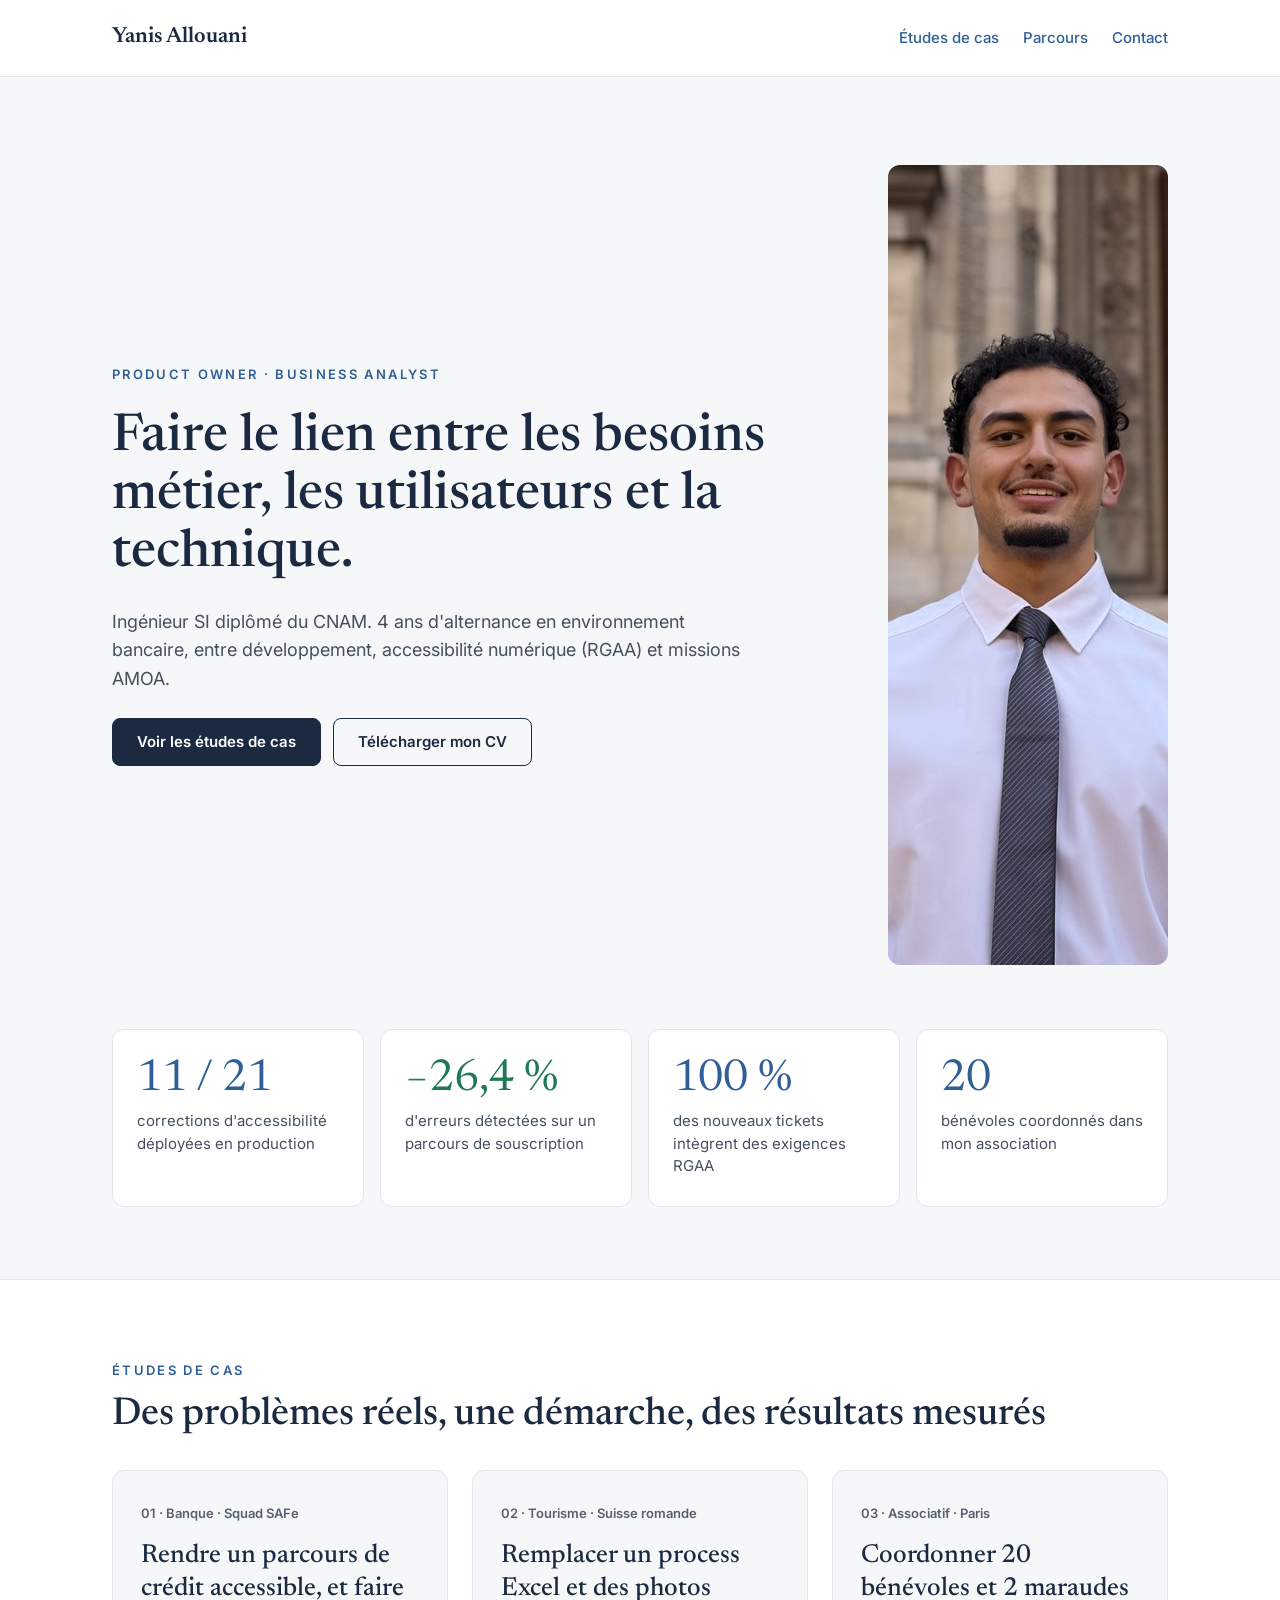
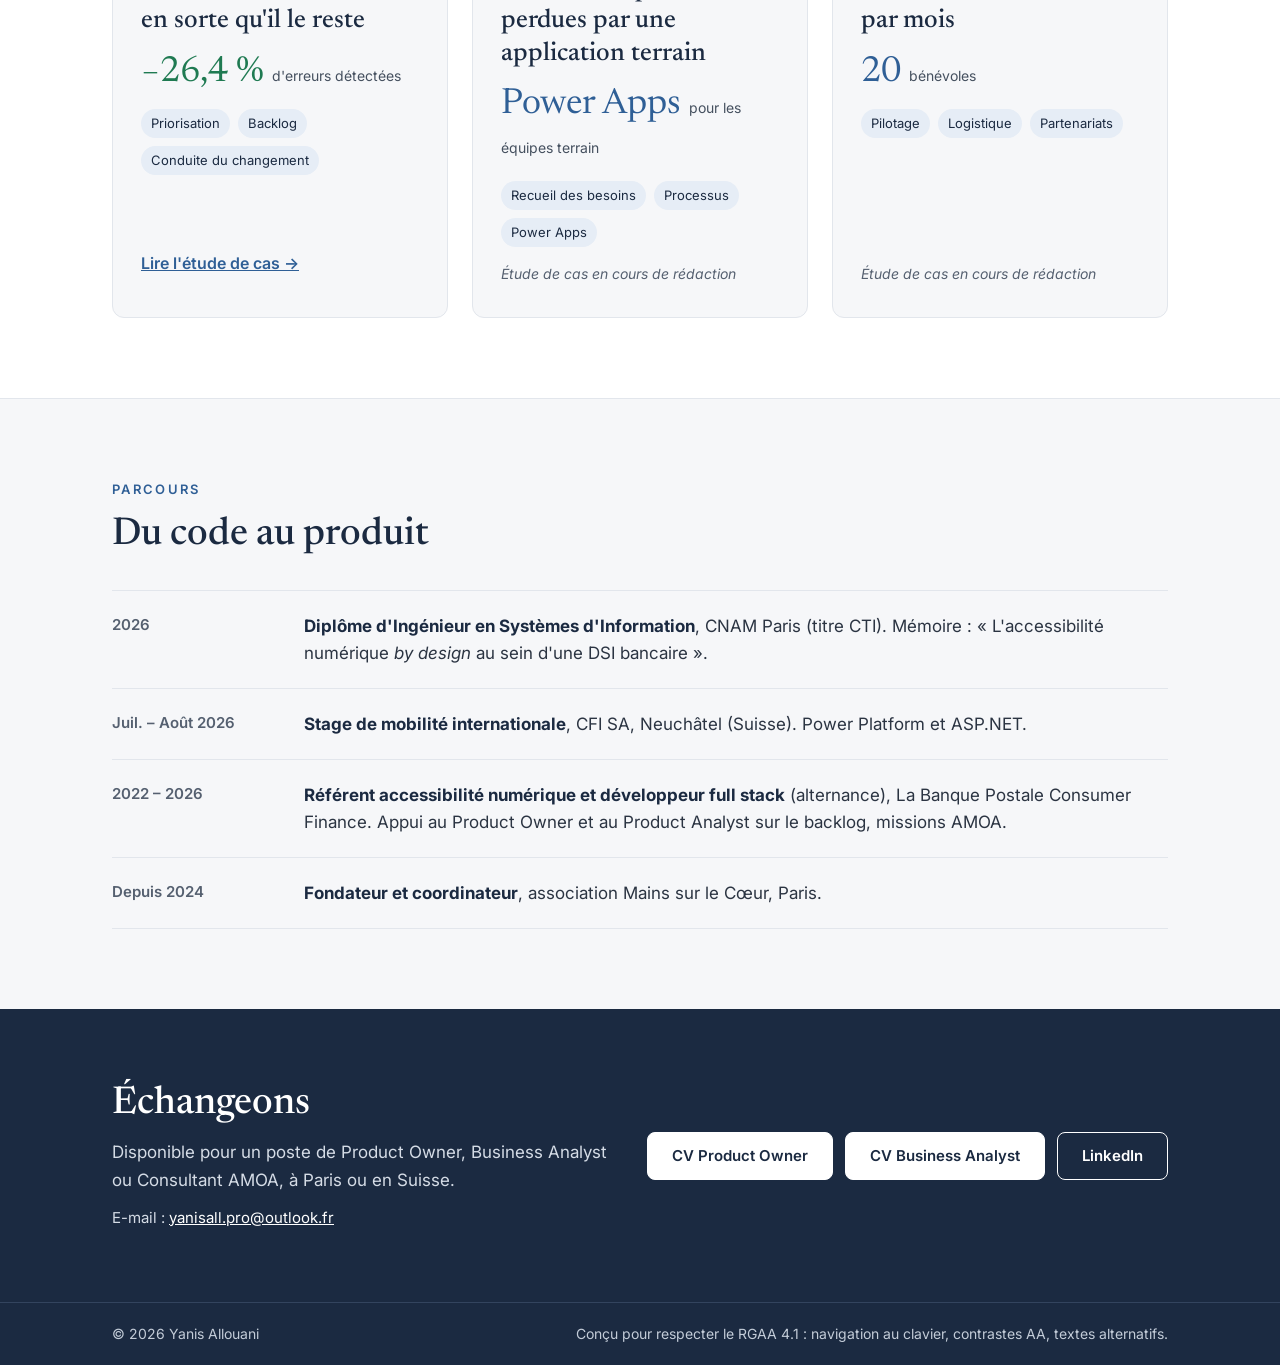
<file: index.html>
<!DOCTYPE html>
<html lang="fr">
<head>
<meta charset="utf-8">
<meta name="viewport" content="width=device-width, initial-scale=1">
<title>Yanis Allouani · Product Owner &amp; Business Analyst</title>
<meta name="description" content="Portfolio de Yanis Allouani, ingénieur SI (CNAM) : Product Owner et Business Analyst, référent accessibilité numérique. Études de cas et résultats mesurés.">
<meta property="og:title" content="Yanis Allouani · Product Owner &amp; Business Analyst">
<meta property="og:description" content="Faire le lien entre les besoins métier, les utilisateurs et la technique.">
<meta property="og:type" content="website">
<meta property="og:image" content="assets/img/yanis-allouani.jpg">
<link rel="icon" href="favicon.svg" type="image/svg+xml">
<link rel="preconnect" href="https://fonts.googleapis.com">
<link rel="preconnect" href="https://fonts.gstatic.com" crossorigin>
<link href="https://fonts.googleapis.com/css2?family=Newsreader:opsz,wght@6..72,400;6..72,500;6..72,600&amp;family=Inter:wght@400;500;600&amp;display=swap" rel="stylesheet">
<link rel="stylesheet" href="assets/css/style.css">
</head>
<body>
<a class="skip-link" href="#contenu">Aller au contenu</a>

<header class="site-header">
  <div class="wrap">
    <a class="brand" href="index.html">Yanis Allouani</a>
    <nav aria-label="Navigation principale">
      <ul class="nav-list">
        <li><a href="#etudes">Études de cas</a></li>
        <li><a href="#parcours">Parcours</a></li>
        <li><a href="#contact">Contact</a></li>
      </ul>
    </nav>
  </div>
</header>

<main id="contenu">

  <section class="hero" aria-labelledby="titre-principal">
    <div class="wrap">
      <div class="hero-text">
        <p class="eyebrow">Product Owner · Business Analyst</p>
        <h1 id="titre-principal" class="display">Faire le lien entre les besoins métier, les utilisateurs et la technique.</h1>
        <p class="lead">Ingénieur SI diplômé du CNAM. 4 ans d'alternance en environnement bancaire, entre développement, accessibilité numérique (RGAA) et missions AMOA.</p>
        <div class="btn-row">
          <a class="btn btn-primary" href="#etudes">Voir les études de cas</a>
          <a class="btn btn-secondary" href="#contact">Télécharger mon CV</a>
        </div>
      </div>
      <img class="hero-photo" src="assets/img/yanis-allouani.jpg" alt="Portrait de Yanis Allouani" width="600" height="800">
    </div>
  </section>

  <section class="section-stats" aria-labelledby="titre-chiffres">
    <div class="wrap">
      <h2 id="titre-chiffres" class="visually-hidden">Chiffres clés</h2>
      <ul class="stats">
        <li class="stat"><span class="stat-value">11 / 21</span><span class="stat-label">corrections d'accessibilité déployées en production</span></li>
        <li class="stat"><span class="stat-value is-good">−26,4 %</span><span class="stat-label">d'erreurs détectées sur un parcours de souscription</span></li>
        <li class="stat"><span class="stat-value">100 %</span><span class="stat-label">des nouveaux tickets intègrent des exigences RGAA</span></li>
        <li class="stat"><span class="stat-value">20</span><span class="stat-label">bénévoles coordonnés dans mon association</span></li>
      </ul>
    </div>
  </section>

  <section id="etudes" class="band" aria-labelledby="titre-etudes">
    <div class="wrap section">
      <div class="section-head">
        <p class="eyebrow">Études de cas</p>
        <h2 id="titre-etudes" class="h2">Des problèmes réels, une démarche, des résultats mesurés</h2>
      </div>
      <ul class="cases">
        <li>
          <article class="case">
            <p class="case-meta">01 · Banque · Squad SAFe</p>
            <h3 class="case-title">Rendre un parcours de crédit accessible, et faire en sorte qu'il le reste</h3>
            <p class="case-figure">−26,4 % <small>d'erreurs détectées</small></p>
            <ul class="tags" aria-label="Compétences mobilisées">
              <li>Priorisation</li><li>Backlog</li><li>Conduite du changement</li>
            </ul>
            <a class="case-link" href="etudes/accessibilite-parcours-credit.html">Lire l'étude de cas<span class="visually-hidden"> : rendre un parcours de crédit accessible</span>&nbsp;→</a>
          </article>
        </li>
        <li>
          <article class="case">
            <p class="case-meta">02 · Tourisme · Suisse romande</p>
            <h3 class="case-title">Remplacer un process Excel et des photos perdues par une application terrain</h3>
            <p class="case-figure is-neutral">Power Apps <small>pour les équipes terrain</small></p>
            <ul class="tags" aria-label="Compétences mobilisées">
              <li>Recueil des besoins</li><li>Processus</li><li>Power Apps</li>
            </ul>
            <p class="case-soon">Étude de cas en cours de rédaction</p>
          </article>
        </li>
        <li>
          <article class="case">
            <p class="case-meta">03 · Associatif · Paris</p>
            <h3 class="case-title">Coordonner 20 bénévoles et 2 maraudes par mois</h3>
            <p class="case-figure is-neutral">20 <small>bénévoles</small></p>
            <ul class="tags" aria-label="Compétences mobilisées">
              <li>Pilotage</li><li>Logistique</li><li>Partenariats</li>
            </ul>
            <p class="case-soon">Étude de cas en cours de rédaction</p>
          </article>
        </li>
      </ul>
    </div>
  </section>

  <section id="parcours" aria-labelledby="titre-parcours">
    <div class="wrap section">
      <div class="section-head">
        <p class="eyebrow">Parcours</p>
        <h2 id="titre-parcours" class="h2">Du code au produit</h2>
      </div>
      <ol class="timeline" reversed>
        <li><span class="when">2026</span><span class="what"><strong>Diplôme d'Ingénieur en Systèmes d'Information</strong>, CNAM Paris (titre CTI). Mémoire : « L'accessibilité numérique <em lang="en">by design</em> au sein d'une DSI bancaire ».</span></li>
        <li><span class="when">Juil. – Août 2026</span><span class="what"><strong>Stage de mobilité internationale</strong>, CFI SA, Neuchâtel (Suisse). Power Platform et ASP.NET.</span></li>
        <li><span class="when">2022 – 2026</span><span class="what"><strong>Référent accessibilité numérique et développeur full stack</strong> (alternance), La Banque Postale Consumer Finance. Appui au Product Owner et au Product Analyst sur le backlog, missions AMOA.</span></li>
        <li><span class="when">Depuis 2024</span><span class="what"><strong>Fondateur et coordinateur</strong>, association Mains sur le Cœur, Paris.</span></li>
      </ol>
    </div>
  </section>

</main>

<section id="contact" class="contact on-dark" aria-labelledby="titre-contact">
  <div class="wrap">
    <div class="contact-text">
      <h2 id="titre-contact" class="h2">Échangeons</h2>
      <p>Disponible pour un poste de Product Owner, Business Analyst ou Consultant AMOA, à Paris ou en Suisse.</p>
      <p class="email-text">E-mail : <a class="inline" href="mailto:yanisall.pro@outlook.fr">yanisall.pro@outlook.fr</a></p>
    </div>
    <div class="btn-row">
      <a class="btn btn-light" href="assets/cv/CV_Allouani_Yanis_Product_Owner.pdf">CV Product Owner <span class="visually-hidden">(PDF)</span></a>
      <a class="btn btn-light" href="assets/cv/CV_Allouani_Yanis_Business_Analyst_AMOA.pdf">CV Business Analyst <span class="visually-hidden">(PDF)</span></a>
      <a class="btn btn-ghost-light" href="https://linkedin.com/in/yanisallouani">LinkedIn</a>
    </div>
  </div>
</section>

<footer class="site-footer on-dark">
  <div class="wrap">
    <p>© 2026 Yanis Allouani</p>
    <p>Conçu pour respecter le RGAA 4.1 : navigation au clavier, contrastes AA, textes alternatifs.</p>
  </div>
</footer>
</body>
</html>
</file>
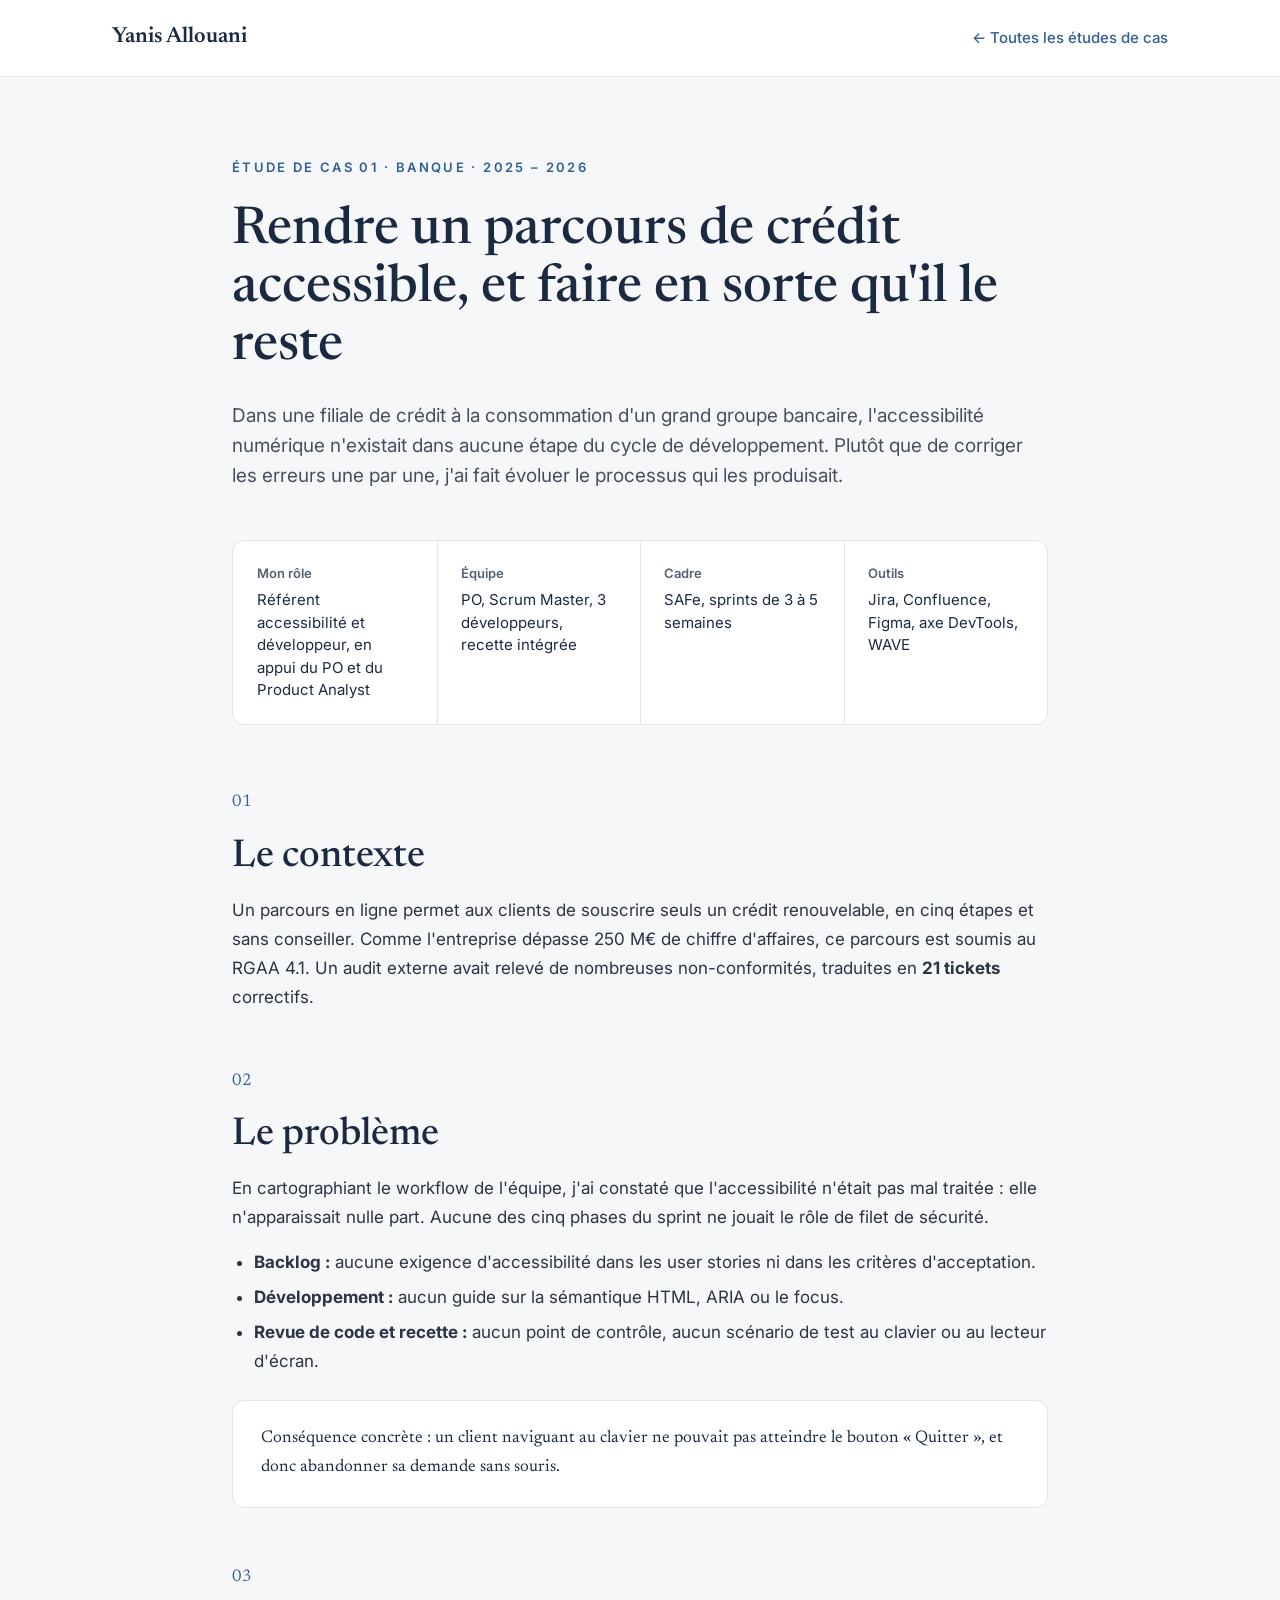
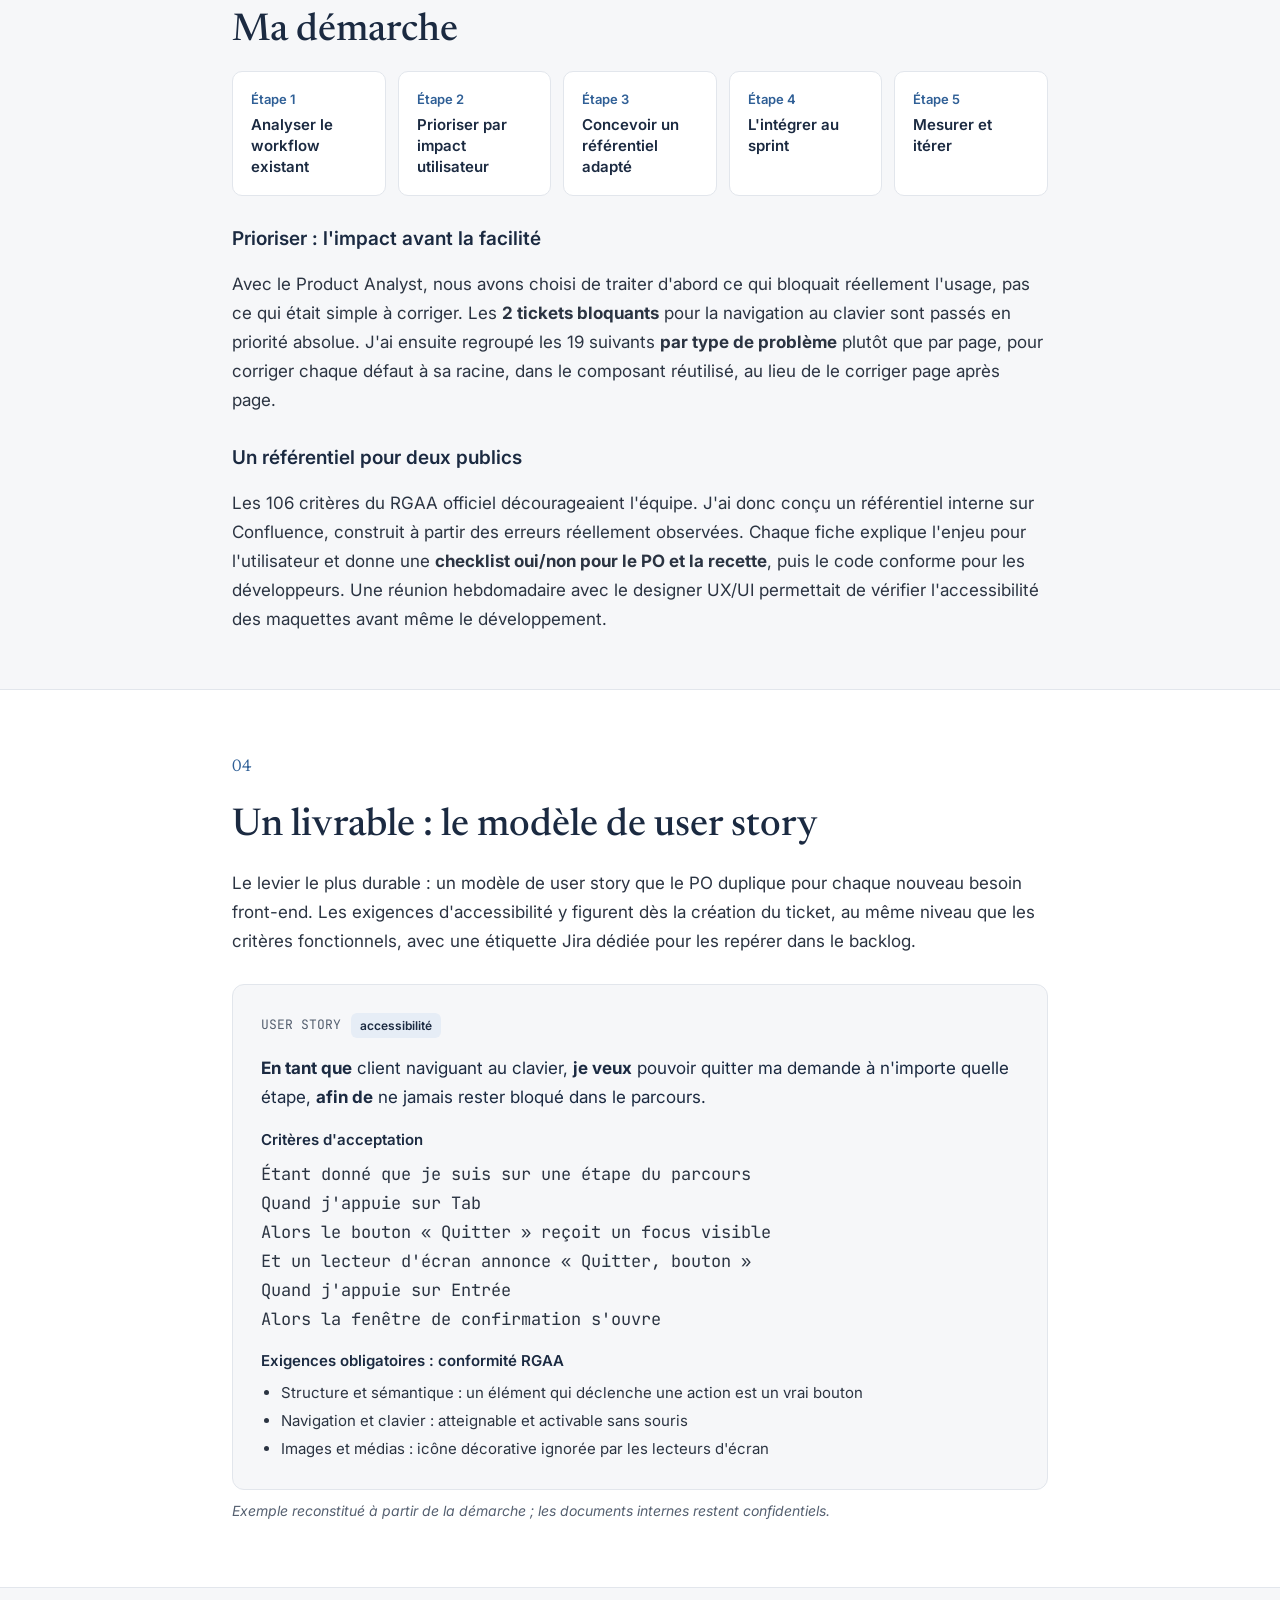
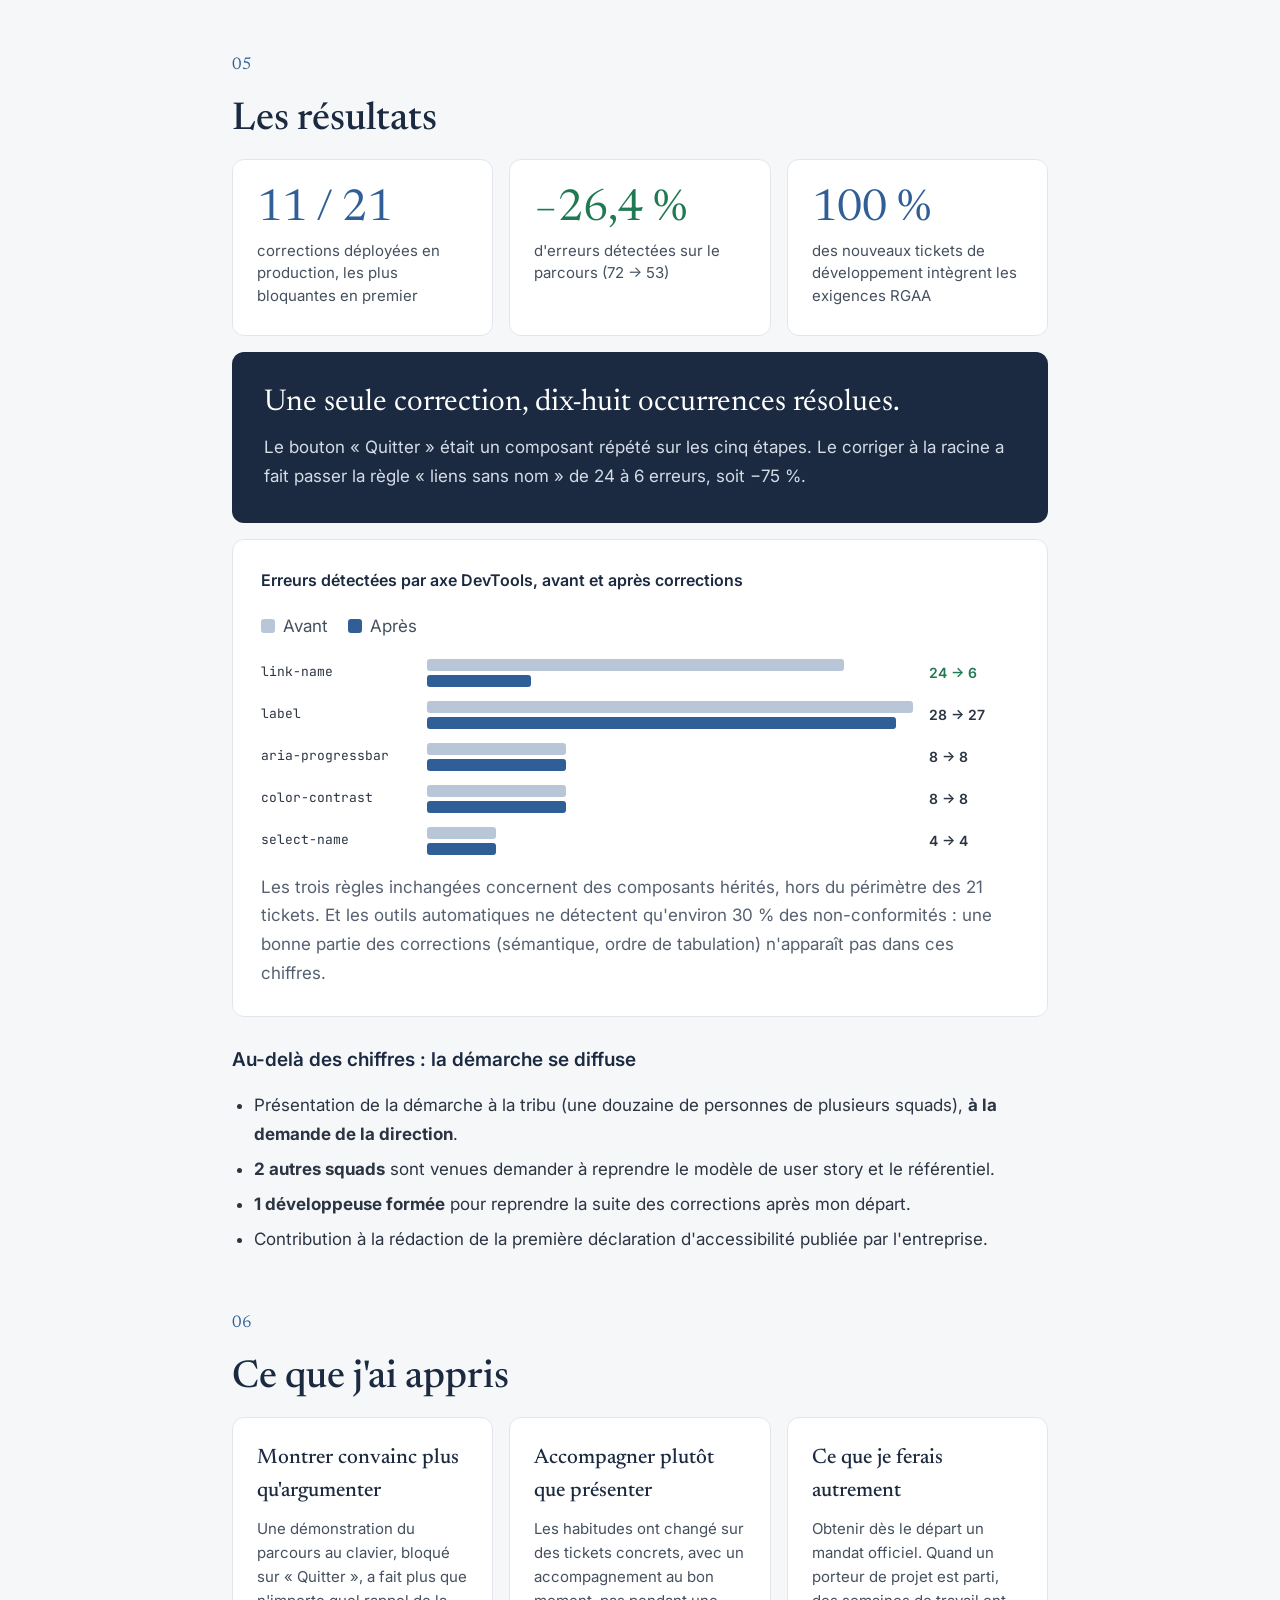
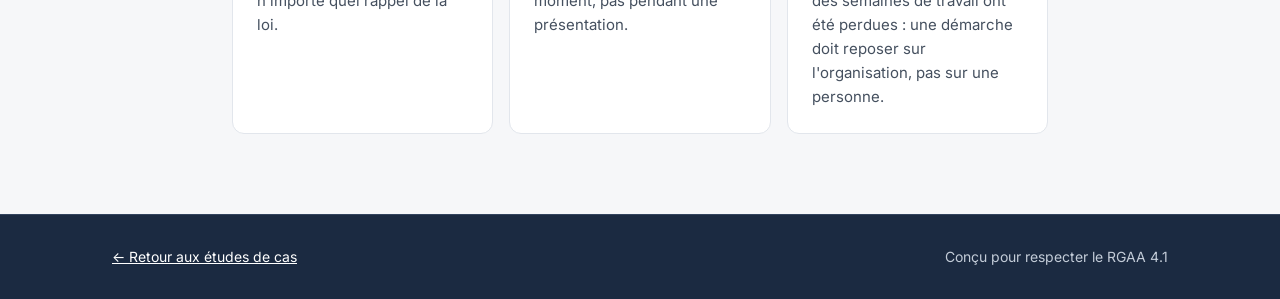
<file: etudes/accessibilite-parcours-credit.html>
<!DOCTYPE html>
<html lang="fr">
<head>
<meta charset="utf-8">
<meta name="viewport" content="width=device-width, initial-scale=1">
<title>Étude de cas : rendre un parcours de crédit accessible · Yanis Allouani</title>
<meta name="description" content="Étude de cas : intégrer l'accessibilité numérique (RGAA) dans le cycle Agile d'une squad bancaire. Priorisation par impact, modèle de user story, −26,4 % d'erreurs détectées.">
<link rel="icon" href="../favicon.svg" type="image/svg+xml">
<link rel="preconnect" href="https://fonts.googleapis.com">
<link rel="preconnect" href="https://fonts.gstatic.com" crossorigin>
<link href="https://fonts.googleapis.com/css2?family=Newsreader:opsz,wght@6..72,400;6..72,500;6..72,600&amp;family=Inter:wght@400;500;600&amp;family=JetBrains+Mono:wght@400;500&amp;display=swap" rel="stylesheet">
<link rel="stylesheet" href="../assets/css/style.css">
</head>
<body>
<a class="skip-link" href="#contenu">Aller au contenu</a>

<header class="site-header">
  <div class="wrap">
    <a class="brand" href="../index.html">Yanis Allouani</a>
    <nav aria-label="Navigation principale">
      <ul class="nav-list">
        <li><a href="../index.html#etudes">← Toutes les études de cas</a></li>
      </ul>
    </nav>
  </div>
</header>

<main id="contenu">
<article>

  <header class="narrow case-hero">
    <p class="eyebrow">Étude de cas 01 · Banque · 2025 – 2026</p>
    <h1 class="display">Rendre un parcours de crédit accessible, et faire en sorte qu'il le reste</h1>
    <p class="lead">Dans une filiale de crédit à la consommation d'un grand groupe bancaire, l'accessibilité numérique n'existait dans aucune étape du cycle de développement. Plutôt que de corriger les erreurs une par une, j'ai fait évoluer le processus qui les produisait.</p>
  </header>

  <div class="narrow">
    <dl class="facts" aria-label="Fiche projet">
      <div><dt>Mon rôle</dt><dd>Référent accessibilité et développeur, en appui du PO et du Product Analyst</dd></div>
      <div><dt>Équipe</dt><dd>PO, Scrum Master, 3 développeurs, recette intégrée</dd></div>
      <div><dt>Cadre</dt><dd>SAFe, sprints de 3 à 5 semaines</dd></div>
      <div><dt>Outils</dt><dd>Jira, Confluence, Figma, axe DevTools, WAVE</dd></div>
    </dl>
  </div>

  <section class="narrow chapter" aria-labelledby="s1">
    <p class="section-num" aria-hidden="true">01</p>
    <h2 id="s1" class="h2">Le contexte</h2>
    <p>Un parcours en ligne permet aux clients de souscrire seuls un crédit renouvelable, en cinq étapes et sans conseiller. Comme l'entreprise dépasse 250 M€ de chiffre d'affaires, ce parcours est soumis au RGAA 4.1. Un audit externe avait relevé de nombreuses non-conformités, traduites en <strong>21 tickets</strong> correctifs.</p>
  </section>

  <section class="narrow chapter" aria-labelledby="s2">
    <p class="section-num" aria-hidden="true">02</p>
    <h2 id="s2" class="h2">Le problème</h2>
    <p>En cartographiant le workflow de l'équipe, j'ai constaté que l'accessibilité n'était pas mal traitée : elle n'apparaissait nulle part. Aucune des cinq phases du sprint ne jouait le rôle de filet de sécurité.</p>
    <ul>
      <li><strong>Backlog :</strong> aucune exigence d'accessibilité dans les user stories ni dans les critères d'acceptation.</li>
      <li><strong>Développement :</strong> aucun guide sur la sémantique HTML, ARIA ou le focus.</li>
      <li><strong>Revue de code et recette :</strong> aucun point de contrôle, aucun scénario de test au clavier ou au lecteur d'écran.</li>
    </ul>
    <p class="callout">Conséquence concrète : un client naviguant au clavier ne pouvait pas atteindre le bouton « Quitter », et donc abandonner sa demande sans souris.</p>
  </section>

  <section class="narrow chapter" aria-labelledby="s3">
    <p class="section-num" aria-hidden="true">03</p>
    <h2 id="s3" class="h2">Ma démarche</h2>
    <ol class="steps">
      <li>Analyser le workflow existant</li>
      <li>Prioriser par impact utilisateur</li>
      <li>Concevoir un référentiel adapté</li>
      <li>L'intégrer au sprint</li>
      <li>Mesurer et itérer</li>
    </ol>
    <h3 class="h3">Prioriser : l'impact avant la facilité</h3>
    <p>Avec le Product Analyst, nous avons choisi de traiter d'abord ce qui bloquait réellement l'usage, pas ce qui était simple à corriger. Les <strong>2 tickets bloquants</strong> pour la navigation au clavier sont passés en priorité absolue. J'ai ensuite regroupé les 19 suivants <strong>par type de problème</strong> plutôt que par page, pour corriger chaque défaut à sa racine, dans le composant réutilisé, au lieu de le corriger page après page.</p>
    <h3 class="h3">Un référentiel pour deux publics</h3>
    <p>Les 106 critères du RGAA officiel décourageaient l'équipe. J'ai donc conçu un référentiel interne sur Confluence, construit à partir des erreurs réellement observées. Chaque fiche explique l'enjeu pour l'utilisateur et donne une <strong>checklist oui/non pour le PO et la recette</strong>, puis le code conforme pour les développeurs. Une réunion hebdomadaire avec le designer UX/UI permettait de vérifier l'accessibilité des maquettes avant même le développement.</p>
  </section>

  <section class="band" aria-labelledby="s4">
    <div class="narrow band-chapter">
      <p class="section-num" aria-hidden="true">04</p>
      <h2 id="s4" class="h2">Un livrable : le modèle de user story</h2>
      <p>Le levier le plus durable : un modèle de user story que le PO duplique pour chaque nouveau besoin front-end. Les exigences d'accessibilité y figurent dès la création du ticket, au même niveau que les critères fonctionnels, avec une étiquette Jira dédiée pour les repérer dans le backlog.</p>
      <figure class="story">
        <div class="story-card">
          <div class="story-head">
            <span class="story-type">USER STORY</span>
            <span class="story-label">accessibilité</span>
          </div>
          <p class="story-text"><strong>En tant que</strong> client naviguant au clavier, <strong>je veux</strong> pouvoir quitter ma demande à n'importe quelle étape, <strong>afin de</strong> ne jamais rester bloqué dans le parcours.</p>
          <div class="story-block">
            <h3>Critères d'acceptation</h3>
            <p class="gherkin">Étant donné que je suis sur une étape du parcours
Quand j'appuie sur Tab
Alors le bouton « Quitter » reçoit un focus visible
Et un lecteur d'écran annonce « Quitter, bouton »
Quand j'appuie sur Entrée
Alors la fenêtre de confirmation s'ouvre</p>
          </div>
          <div class="story-block">
            <h3>Exigences obligatoires : conformité RGAA</h3>
            <ul>
              <li>Structure et sémantique : un élément qui déclenche une action est un vrai bouton</li>
              <li>Navigation et clavier : atteignable et activable sans souris</li>
              <li>Images et médias : icône décorative ignorée par les lecteurs d'écran</li>
            </ul>
          </div>
        </div>
        <figcaption class="caption">Exemple reconstitué à partir de la démarche ; les documents internes restent confidentiels.</figcaption>
      </figure>
    </div>
  </section>

  <section class="narrow chapter" style="padding-top: 64px" aria-labelledby="s5">
    <p class="section-num" aria-hidden="true">05</p>
    <h2 id="s5" class="h2">Les résultats</h2>
    <ul class="stats">
      <li class="stat"><span class="stat-value">11 / 21</span><span class="stat-label">corrections déployées en production, les plus bloquantes en premier</span></li>
      <li class="stat"><span class="stat-value is-good">−26,4 %</span><span class="stat-label">d'erreurs détectées sur le parcours (72 → 53)</span></li>
      <li class="stat"><span class="stat-value">100 %</span><span class="stat-label">des nouveaux tickets de développement intègrent les exigences RGAA</span></li>
    </ul>

    <div class="highlight on-dark">
      <p class="big">Une seule correction, dix-huit occurrences résolues.</p>
      <p>Le bouton « Quitter » était un composant répété sur les cinq étapes. Le corriger à la racine a fait passer la règle « liens sans nom » de 24 à 6 erreurs, soit −75 %.</p>
    </div>

    <figure class="chart">
      <figcaption>Erreurs détectées par axe DevTools, avant et après corrections</figcaption>
      <ul class="legend" aria-hidden="true">
        <li><span class="swatch before"></span>Avant</li>
        <li><span class="swatch after"></span>Après</li>
      </ul>
      <ul class="rows">
        <li><span class="rule">link-name</span><span class="bars" aria-hidden="true"><span class="bar before" style="width:85.7%"></span><span class="bar after" style="width:21.4%"></span></span><span class="delta is-good"><span class="visually-hidden">avant </span>24 → 6<span class="visually-hidden"> après</span></span></li>
        <li><span class="rule">label</span><span class="bars" aria-hidden="true"><span class="bar before" style="width:100%"></span><span class="bar after" style="width:96.4%"></span></span><span class="delta"><span class="visually-hidden">avant </span>28 → 27<span class="visually-hidden"> après</span></span></li>
        <li><span class="rule">aria-progressbar</span><span class="bars" aria-hidden="true"><span class="bar before" style="width:28.6%"></span><span class="bar after" style="width:28.6%"></span></span><span class="delta"><span class="visually-hidden">avant </span>8 → 8<span class="visually-hidden"> après</span></span></li>
        <li><span class="rule">color-contrast</span><span class="bars" aria-hidden="true"><span class="bar before" style="width:28.6%"></span><span class="bar after" style="width:28.6%"></span></span><span class="delta"><span class="visually-hidden">avant </span>8 → 8<span class="visually-hidden"> après</span></span></li>
        <li><span class="rule">select-name</span><span class="bars" aria-hidden="true"><span class="bar before" style="width:14.3%"></span><span class="bar after" style="width:14.3%"></span></span><span class="delta"><span class="visually-hidden">avant </span>4 → 4<span class="visually-hidden"> après</span></span></li>
      </ul>
      <p class="note">Les trois règles inchangées concernent des composants hérités, hors du périmètre des 21 tickets. Et les outils automatiques ne détectent qu'environ 30 % des non-conformités : une bonne partie des corrections (sémantique, ordre de tabulation) n'apparaît pas dans ces chiffres.</p>
    </figure>

    <h3 class="h3">Au-delà des chiffres : la démarche se diffuse</h3>
    <ul>
      <li>Présentation de la démarche à la tribu (une douzaine de personnes de plusieurs squads), <strong>à la demande de la direction</strong>.</li>
      <li><strong>2 autres squads</strong> sont venues demander à reprendre le modèle de user story et le référentiel.</li>
      <li><strong>1 développeuse formée</strong> pour reprendre la suite des corrections après mon départ.</li>
      <li>Contribution à la rédaction de la première déclaration d'accessibilité publiée par l'entreprise.</li>
    </ul>
  </section>

  <section class="narrow chapter" style="padding-bottom: 80px" aria-labelledby="s6">
    <p class="section-num" aria-hidden="true">06</p>
    <h2 id="s6" class="h2">Ce que j'ai appris</h2>
    <div class="lessons">
      <div class="lesson">
        <h3>Montrer convainc plus qu'argumenter</h3>
        <p>Une démonstration du parcours au clavier, bloqué sur « Quitter », a fait plus que n'importe quel rappel de la loi.</p>
      </div>
      <div class="lesson">
        <h3>Accompagner plutôt que présenter</h3>
        <p>Les habitudes ont changé sur des tickets concrets, avec un accompagnement au bon moment, pas pendant une présentation.</p>
      </div>
      <div class="lesson">
        <h3>Ce que je ferais autrement</h3>
        <p>Obtenir dès le départ un mandat officiel. Quand un porteur de projet est parti, des semaines de travail ont été perdues : une démarche doit reposer sur l'organisation, pas sur une personne.</p>
      </div>
    </div>
  </section>

</article>
</main>

<footer class="site-footer on-dark">
  <div class="wrap">
    <a href="../index.html#etudes">← Retour aux études de cas</a>
    <p>Conçu pour respecter le RGAA 4.1</p>
  </div>
</footer>
</body>
</html>
</file>
<file: assets/css/style.css>
/* Portfolio Yanis Allouani — direction éditoriale
   Contrastes vérifiés AA (texte ≥ 4,5:1), focus visible, mouvement réduit respecté. */

:root {
  --navy: #1B2A41;
  --ink: #2B3442;
  --ink-soft: #45505F;
  --muted: #556070;
  --accent: #2F5F96;
  --accent-tint: #E6EDF6;
  --success: #1F7A52;
  --bg: #F6F7F9;
  --surface: #FFFFFF;
  --line: #E2E6EC;
  --on-dark: #FFFFFF;
  --on-dark-soft: #D5DCE6;
  --serif: "Newsreader", Georgia, "Times New Roman", serif;
  --sans: "Inter", system-ui, -apple-system, "Segoe UI", Roboto, sans-serif;
  --mono: "JetBrains Mono", ui-monospace, "SFMono-Regular", Menlo, monospace;
  --radius: 12px;
  --wrap: 1120px;
  --narrow: 880px;
}

*, *::before, *::after { box-sizing: border-box; }

html { scroll-behavior: smooth; }
@media (prefers-reduced-motion: reduce) { html { scroll-behavior: auto; } }

body {
  margin: 0;
  font-family: var(--sans);
  font-size: 1rem;
  line-height: 1.6;
  color: var(--ink);
  background: var(--bg);
  -webkit-font-smoothing: antialiased;
}

img { max-width: 100%; display: block; }

a { color: var(--accent); }
a:hover { color: var(--navy); }
:focus-visible { outline: 3px solid var(--accent); outline-offset: 3px; border-radius: 4px; }
.on-dark :focus-visible { outline-color: var(--on-dark); }

h1, h2, h3 { color: var(--navy); margin: 0; }
p { margin: 0; }

.visually-hidden {
  position: absolute; width: 1px; height: 1px; padding: 0; margin: -1px;
  overflow: hidden; clip: rect(0 0 0 0); white-space: nowrap; border: 0;
}

/* Lien d'évitement (RGAA 12.7) */
.skip-link {
  position: absolute; left: 16px; top: -100px; z-index: 10;
  background: var(--navy); color: var(--on-dark); padding: 12px 18px;
  border-radius: 8px; font-weight: 600; text-decoration: none;
}
.skip-link:focus { top: 16px; color: var(--on-dark); }

.wrap { max-width: var(--wrap); margin: 0 auto; padding: 0 32px; }
.narrow { max-width: var(--narrow); margin: 0 auto; padding: 0 32px; }
@media (max-width: 600px) { .wrap, .narrow { padding: 0 20px; } }

/* En-tête */
.site-header { background: var(--surface); border-bottom: 1px solid var(--line); }
.site-header .wrap {
  display: flex; flex-wrap: wrap; align-items: center; justify-content: space-between;
  gap: 12px 24px; padding-top: 16px; padding-bottom: 16px;
}
.brand { font-family: var(--serif); font-size: 1.375rem; font-weight: 600; color: var(--navy); text-decoration: none; }
.nav-list { display: flex; flex-wrap: wrap; gap: 4px 24px; list-style: none; margin: 0; padding: 0; }
.nav-list a {
  display: inline-flex; align-items: center; min-height: 44px;
  font-size: 0.9375rem; font-weight: 500; text-decoration: none;
}

/* Typo utilitaire */
.eyebrow {
  font-size: 0.8125rem; font-weight: 600; letter-spacing: 0.18em;
  text-transform: uppercase; color: var(--accent);
}
.section-num { font-family: var(--serif); font-size: 1.125rem; color: var(--accent); }
.lead { font-size: 1.125rem; line-height: 1.6; color: var(--ink-soft); }
.display {
  font-family: var(--serif); font-weight: 500; line-height: 1.12;
  font-size: clamp(2.25rem, 4.5vw, 3.25rem);
}
.h2 { font-family: var(--serif); font-weight: 500; font-size: clamp(1.75rem, 3vw, 2.5rem); line-height: 1.2; }
.h3 { font-size: 1.1875rem; font-weight: 600; }

/* Boutons */
.btn-row { display: flex; flex-wrap: wrap; gap: 12px; }
.btn {
  display: inline-flex; align-items: center; justify-content: center; min-height: 48px;
  padding: 0 24px; border-radius: 8px; font-weight: 600; font-size: 0.9375rem;
  text-decoration: none; border: 1.5px solid var(--navy);
}
.btn-primary { background: var(--navy); color: var(--on-dark); }
.btn-primary:hover { background: #24375A; color: var(--on-dark); }
.btn-secondary { background: transparent; color: var(--navy); }
.btn-secondary:hover { background: var(--accent-tint); color: var(--navy); }
.btn-light { background: var(--surface); color: var(--navy); border-color: var(--surface); }
.btn-light:hover { background: var(--accent-tint); color: var(--navy); }
.btn-ghost-light { background: transparent; color: var(--on-dark); border-color: var(--on-dark); }
.btn-ghost-light:hover { background: rgba(255,255,255,0.1); color: var(--on-dark); }

/* Hero */
.hero .wrap {
  display: flex; flex-wrap: wrap; align-items: center; gap: 48px;
  padding-top: 88px; padding-bottom: 64px;
}
.hero-text { flex: 999 1 520px; min-width: 0; display: flex; flex-direction: column; gap: 24px; }
.hero-text .lead { max-width: 640px; }
.hero-photo { flex: 1 1 220px; max-width: 280px; aspect-ratio: 3 / 4; object-fit: cover; border-radius: var(--radius); }
@media (max-width: 600px) { .hero .wrap { padding-top: 48px; } .hero-photo { max-width: 200px; } }

/* Cartes chiffres */
.stats { display: grid; grid-template-columns: repeat(auto-fit, minmax(220px, 1fr)); gap: 16px; margin: 0; padding: 0; list-style: none; }
.stat {
  background: var(--surface); border: 1px solid var(--line); border-radius: var(--radius);
  padding: 28px 24px; display: flex; flex-direction: column; gap: 8px;
}
.stat-value { font-family: var(--serif); font-size: 2.75rem; line-height: 1; color: var(--accent); }
.stat-value.is-good { color: var(--success); }
.stat-label { font-size: 0.9375rem; line-height: 1.5; color: var(--ink-soft); }
.section-stats { padding-bottom: 72px; }

/* Sections */
.band { background: var(--surface); border-top: 1px solid var(--line); border-bottom: 1px solid var(--line); }
.section { padding-top: 80px; padding-bottom: 80px; display: flex; flex-direction: column; gap: 32px; }
.section-head { display: flex; flex-direction: column; gap: 12px; }

/* Études de cas */
.cases { display: grid; grid-template-columns: repeat(auto-fit, minmax(300px, 1fr)); gap: 24px; margin: 0; padding: 0; list-style: none; }
.case {
  position: relative; height: 100%;
  border: 1px solid var(--line); border-radius: var(--radius); background: var(--bg);
  padding: 32px 28px; display: flex; flex-direction: column; gap: 16px;
}
.case-meta { font-size: 0.8125rem; font-weight: 600; color: var(--muted); }
.case-title { font-family: var(--serif); font-weight: 500; font-size: 1.625rem; line-height: 1.25; }
.case-figure { font-family: var(--serif); font-size: 2.25rem; color: var(--success); line-height: 1.1; }
.case-figure.is-neutral { color: var(--accent); }
.case-figure small { font-family: var(--sans); font-size: 0.875rem; color: var(--ink-soft); }
.case-link { margin-top: auto; font-weight: 600; display: inline-flex; align-items: center; min-height: 44px; }
/* Toute la carte cliquable, sans imbriquer de contenu dans le lien */
.case-link::after { content: ""; position: absolute; inset: 0; border-radius: var(--radius); }
.case:has(.case-link):hover { border-color: var(--accent); }
.case-soon { margin-top: auto; font-size: 0.875rem; font-style: italic; color: var(--muted); }

.tags { display: flex; flex-wrap: wrap; gap: 8px; margin: 0; padding: 0; list-style: none; }
.tags li { font-size: 0.8125rem; padding: 4px 10px; border-radius: 999px; background: var(--accent-tint); color: var(--navy); }

/* Parcours */
.timeline { list-style: none; margin: 0; padding: 0; }
.timeline li {
  display: flex; flex-wrap: wrap; gap: 4px 32px; padding: 22px 0;
  border-top: 1px solid var(--line);
}
.timeline li:last-child { border-bottom: 1px solid var(--line); }
.timeline .when { flex: 0 0 160px; font-size: 0.9375rem; font-weight: 600; color: var(--muted); }
.timeline .what { flex: 1 1 400px; font-size: 1.0625rem; line-height: 1.55; }
.timeline strong { color: var(--navy); }

/* Contact / pied de page */
.contact { background: var(--navy); color: var(--on-dark); }
.contact .wrap {
  display: flex; flex-wrap: wrap; align-items: center; justify-content: space-between;
  gap: 32px; padding-top: 72px; padding-bottom: 72px;
}
.contact-text { flex: 1 1 420px; display: flex; flex-direction: column; gap: 12px; }
.contact h2 { color: var(--on-dark); }
.contact p { color: var(--on-dark-soft); font-size: 1.0625rem; }
.contact .email-text { font-size: 0.9375rem; }
.contact a.inline { color: var(--on-dark); }
.site-footer { background: var(--navy); border-top: 1px solid #33445E; color: #C3CCD8; font-size: 0.875rem; }
.site-footer .wrap { display: flex; flex-wrap: wrap; justify-content: space-between; align-items: center; gap: 12px; padding-top: 20px; padding-bottom: 20px; }
.site-footer a { color: var(--on-dark); display: inline-flex; align-items: center; min-height: 44px; }

/* ——— Page étude de cas ——— */
.case-hero { padding-top: 80px; padding-bottom: 48px; display: flex; flex-direction: column; gap: 24px; }
.case-hero .lead { font-size: 1.1875rem; }

.facts {
  display: grid; grid-template-columns: repeat(auto-fit, minmax(190px, 1fr));
  margin: 0 0 64px; background: var(--surface); border: 1px solid var(--line);
  border-radius: var(--radius); overflow: hidden;
}
.facts div { padding: 22px 24px; display: flex; flex-direction: column; gap: 6px; border-right: 1px solid var(--line); border-bottom: 1px solid var(--line); margin: 0 -1px -1px 0; }
.facts dt { font-size: 0.8125rem; font-weight: 600; color: var(--muted); }
.facts dd { margin: 0; font-size: 0.9375rem; line-height: 1.5; color: var(--navy); }

.chapter { padding-bottom: 56px; display: flex; flex-direction: column; gap: 16px; }
.chapter p, .chapter li { font-size: 1.0625rem; line-height: 1.7; }
.chapter > ul:not([class]) { margin: 0; padding-left: 22px; display: flex; flex-direction: column; gap: 6px; }
.chapter .h3 { margin-top: 12px; }

.callout {
  margin: 8px 0 0; padding: 24px 28px; background: var(--surface); border: 1px solid var(--line);
  border-radius: var(--radius); font-family: var(--serif); font-size: 1.375rem; line-height: 1.5; color: var(--navy);
}

.steps { list-style: none; margin: 0; padding: 0; display: grid; grid-template-columns: repeat(auto-fit, minmax(150px, 1fr)); gap: 12px; counter-reset: step; }
.steps li {
  background: var(--surface); border: 1px solid var(--line); border-radius: 10px; padding: 18px;
  display: flex; flex-direction: column; gap: 6px; font-size: 0.9375rem; font-weight: 600; color: var(--navy); line-height: 1.4;
}
.steps li::before { counter-increment: step; content: "Étape " counter(step); font-size: 0.8125rem; color: var(--accent); }

.band-chapter { padding-top: 64px; padding-bottom: 64px; display: flex; flex-direction: column; gap: 20px; }
.band-chapter p { font-size: 1.0625rem; line-height: 1.7; }

.story { margin: 8px 0 0; display: flex; flex-direction: column; gap: 10px; }
.story-card {
  background: var(--bg); border: 1px solid var(--line); border-radius: var(--radius);
  padding: 28px; display: flex; flex-direction: column; gap: 16px; font-size: 0.9375rem; line-height: 1.6;
}
.story-head { display: flex; flex-wrap: wrap; align-items: center; gap: 10px; }
.story-type { font-family: var(--mono); font-size: 0.8125rem; color: var(--muted); }
.story-label { font-size: 0.75rem; font-weight: 600; padding: 3px 9px; border-radius: 6px; background: var(--accent-tint); color: var(--navy); }
.story-text { font-size: 1.0625rem; color: var(--navy); }
.story-block h3 { font-size: 0.9375rem; font-weight: 600; margin-bottom: 8px; }
.gherkin { margin: 0; font-family: var(--mono); font-size: 0.875rem; line-height: 1.7; white-space: pre-line; color: var(--ink); }
.story-block ul { margin: 0; padding-left: 20px; display: flex; flex-direction: column; gap: 4px; }
.caption { font-size: 0.875rem; font-style: italic; color: var(--muted); }

.highlight {
  background: var(--navy); color: var(--on-dark); border-radius: var(--radius);
  padding: 32px; display: flex; flex-direction: column; gap: 10px;
}
.highlight .big { font-family: var(--serif); font-size: 1.875rem; line-height: 1.3; }
.highlight p:last-child { color: var(--on-dark-soft); }

/* Graphique en barres (données aussi lisibles en texte) */
.chart { margin: 0; background: var(--surface); border: 1px solid var(--line); border-radius: var(--radius); padding: 28px; display: flex; flex-direction: column; gap: 18px; }
.chart figcaption { font-weight: 600; color: var(--navy); }
.legend { display: flex; flex-wrap: wrap; gap: 20px; font-size: 0.875rem; color: var(--ink-soft); list-style: none; margin: 0; padding: 0; }
.legend li { display: inline-flex; align-items: center; gap: 8px; }
.swatch { width: 14px; height: 14px; border-radius: 3px; display: inline-block; }
.swatch.before, .bar.before { background: #B9C6D8; }
.swatch.after, .bar.after { background: var(--accent); }
.rows { list-style: none; margin: 0; padding: 0; display: flex; flex-direction: column; gap: 14px; }
.rows li { display: flex; flex-wrap: wrap; align-items: center; gap: 6px 16px; }
.rule { flex: 0 0 150px; font-family: var(--mono); font-size: 0.8125rem; }
.bars { flex: 1 1 280px; display: flex; flex-direction: column; gap: 4px; }
.bar { height: 12px; border-radius: 3px; }
.delta { flex: 0 0 90px; font-size: 0.875rem; font-weight: 600; }
.delta.is-good { color: var(--success); }
.note { font-size: 0.875rem; line-height: 1.6; color: var(--muted); }

.lessons { display: grid; grid-template-columns: repeat(auto-fit, minmax(240px, 1fr)); gap: 16px; }
.lesson { background: var(--surface); border: 1px solid var(--line); border-radius: var(--radius); padding: 24px; display: flex; flex-direction: column; gap: 8px; }
.lesson h3 { font-family: var(--serif); font-weight: 500; font-size: 1.3125rem; }
.lesson p { font-size: 0.9375rem; line-height: 1.6; color: var(--ink-soft); }

/* ——— Ajustements tablette et mobile ——— */
@media (max-width: 860px) {
  .hero .wrap { flex-direction: column; align-items: flex-start; gap: 28px; padding-top: 48px; padding-bottom: 48px; }
  .hero-photo { order: -1; flex: none; width: 132px; max-width: 132px; height: 132px; aspect-ratio: auto; border-radius: 50%; object-position: center 20%; }
  .hero-text { flex: none; width: 100%; }
  .section { padding-top: 56px; padding-bottom: 56px; gap: 24px; }
  .section-stats { padding-bottom: 48px; }
  .stats { grid-template-columns: repeat(2, minmax(0, 1fr)); gap: 12px; }
  .stat { padding: 20px 18px; }
  .stat-value { font-size: 2.125rem; }
  .cases { grid-template-columns: minmax(0, 1fr); }
  .case-hero { padding-top: 48px; padding-bottom: 32px; }
  .facts { grid-template-columns: repeat(2, minmax(0, 1fr)); margin-bottom: 40px; }
  .contact .wrap { padding-top: 56px; padding-bottom: 56px; }
}

@media (max-width: 520px) {
  .site-header .wrap { padding-top: 10px; padding-bottom: 6px; gap: 0 16px; }
  .nav-list { gap: 0 18px; }
  .nav-list a { font-size: 0.875rem; }
  .btn-row { flex-direction: column; align-items: stretch; width: 100%; }
  .btn { width: 100%; }
  .stat-value { font-size: 1.75rem; }
  .stat-label { font-size: 0.875rem; }
  .timeline .when { flex-basis: 100%; }
  .facts { grid-template-columns: minmax(0, 1fr); }
  .case { padding: 24px 20px; }
  .case-title { font-size: 1.4375rem; }
  .callout { font-size: 1.1875rem; padding: 20px; }
  .highlight { padding: 24px 20px; }
  .highlight .big { font-size: 1.5rem; }
  .chart, .story-card { padding: 20px; }
  .rule { flex-basis: 100%; }
  .delta { flex-basis: auto; }
  .gherkin { font-size: 0.8125rem; }
  .chapter .stats { grid-template-columns: minmax(0, 1fr); }
}
</file>
